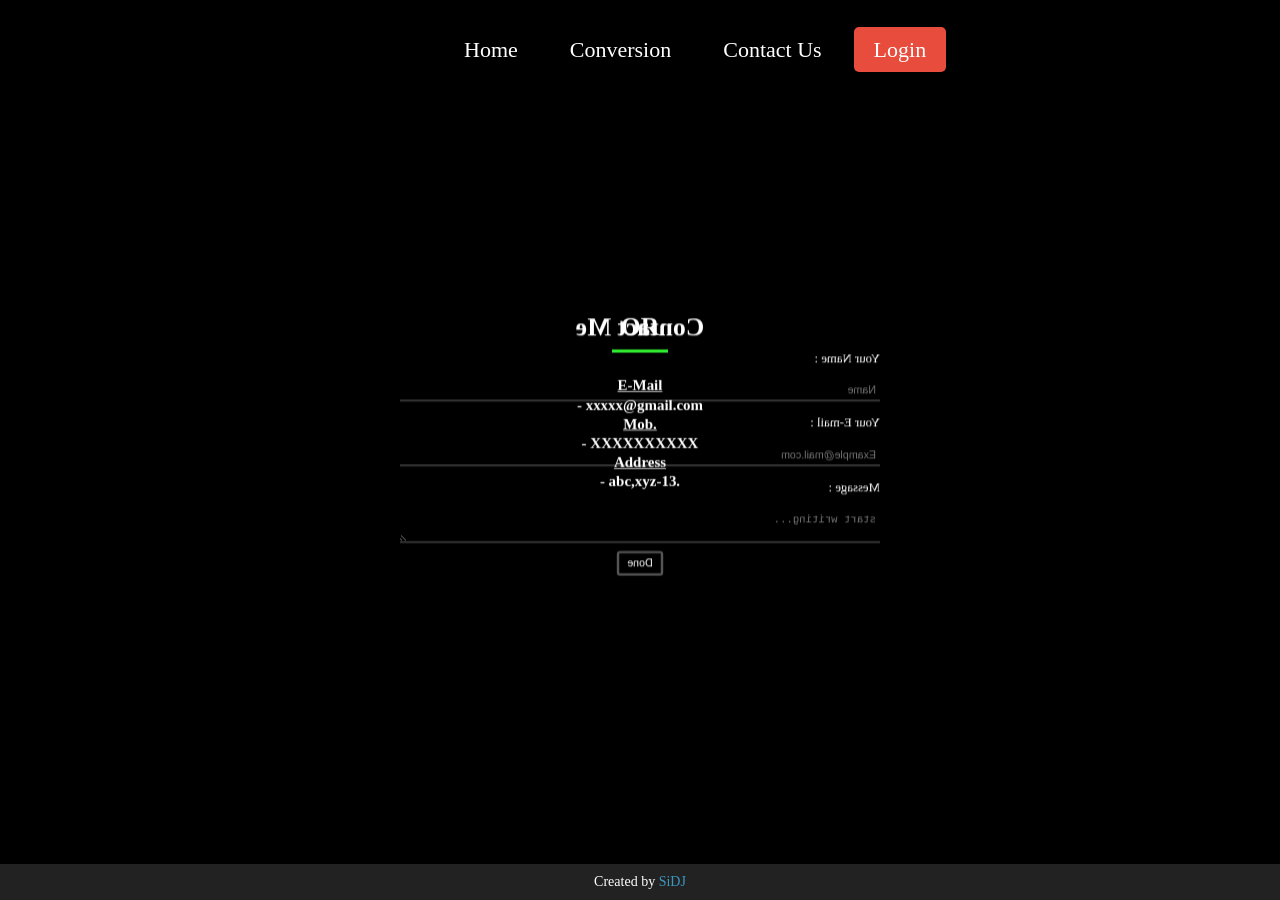
<file: fitness website/contactus.html>
<html>

<head>

</head>

<body>
	<header>
		<nav id="navbar">
			<div class="menu">
				<a href="index.html">Home</a>
				<a href="conversion.html">Conversion</a>
				<a href="contactus.html">Contact Us</a>
				<a href="login.html">Login</a>
			</div>
		</nav>
		<div class="container">
			<div class="front side">
				<div class="content">
					<h1>OR</h1>
					<p>
					<h3> <b><u>E-Mail</b></u>
						<h3> - xxxxx@gmail.com<br>
							<h3> <b><u>Mob.</u></b>
								<h3> - XXXXXXXXXX<br>
									<h3><b><u>Address</u></b>
										<h3> - abc,xyz-13.
											</p>
				</div>
			</div>
			<div class="back side">
				<div class="content">
					<h1>Contact Me</h1>
					<form>
						<label>Your Name :</label>
						<input type="text" placeholder="Name">
						<label>Your E-mail :</label>
						<input type="text" placeholder="Example@mail.com">
						<label>Message :</label>
						<textarea placeholder="start writing..."></textarea>
						<input type="submit" value="Done">
					</form>
				</div>
			</div>

		</div>
	</header>
	<footer>
		<p>
		  Created by
		  <a href="#">SiDJ</a>
		  
		  </p>
	  </footer>
</body>
<style>
	* {
		margin: 0;
		padding: 0;
		box-sizing: border-box;
	}

	body {
		height: 100vh;
		display: -webkit-box;
		display: -ms-flexbox;
		display: flex;
		-webkit-box-pack: center;
		-ms-flex-pack: center;
		justify-content: center;
		-webkit-box-align: center;
		-ms-flex-align: center;
		align-items: center;
		-webkit-perspective: 1000px;
		perspective: 1000px;
		-webkit-transform-style: preserve-3d;
		transform-style: preserve-3d;
		position: relative;
		background-color: #000000;
		font-family: "Montserrat";
		overflow-x: hidden;
	}

	nav {
		width: 100%;
		height: 100px;
		display: flex;
		justify-content: space-between;
		align-items: center;
		padding: 0px 150px;
		position: absolute;
		top: 0px;
	}

	.menu a {
		text-decoration: none;
		color: white;
		font-size: 22px;
		padding: 10px 20px;
		margin: 0px 4px;
	}

	.menu a:last-child {
		background: #e74c3c;
		border-radius: 5px;
	}

	.menu a:hover {
		background: #008000;
		border-radius: 5px;
		transition: 0s linear;
	}

	.container {
		min-width: 700px;
		min-height: 350px;
		border-radius: 20px;
		position: relative;
		-webkit-transition: 1.5s ease-in-out;
		transition: 1.5s ease-in-out;
		transform-style: preserve-3d;
	}

	.side {
		position: absolute;
		text-align: center;
		width: 100%;
		height: 100%;
		padding: 20px 50px;
		color: #fff;
		transform-style: preserve-3d;
		backface-visibility: hidden;
		border-radius: 20px;
	}

	.content {
		transform: translatez(70px) scale(0.8);
		line-height: 1.5em;
	}

	.content h1 {
		position: relative;
	}

	.content p {
		margin-top: 50px;
		line-height: 2em;
	}

	.content h1:before {
		content: "";
		position: absolute;
		bottom: -20px;
		height: 3px;
		background-color: #3e3;
		width: 70px;
		left: 50%;
		transform: translateX(-50%);
	}

	.front {
		z-index: 2;
		background-size: 100vh;
		background-size: cover;
		background-image: url(https://livewallpaperhd.com/wp-content/uploads/2017/07/Dark-Elegant-Wallpaper.jpg);
	}

	.back {
		background-color: #333;
		transform: rotateY(180deg);
		z-index: 0;
		padding-top: 10px;
		background-image: url(https://userscontent2.emaze.com/images/f9538183-0ff9-478f-b964-c8ab90421e3b/3d28e192fda5c17250f96a2779c84475.jpg);
	}

	.container:hover {
		-webkit-transform: rotateY(180deg);
		transform: rotateY(180deg);
	}

	form {
		text-align: left;
	}

	.back h1 {
		margin: 0;
	}

	form label,
	form input {
		display: block;
	}

	form input,
	form textarea {
		background: transparent;
		border: 0;
		border-bottom: 2px solid #444;
		padding: 5px;
		width: 100%;
		color: #fff;
	}

	form label {
		margin: 15px 0;
	}

	form input[type="submit"] {
		display: block;
		width: auto;
		margin: 10px auto;
		padding: 5px 10px;
		border: 3px solid #555;
		border-radius: 4px;
		color: #fff;
		cursor: pointer;
	}

	/* my button style  */
	.white-mode {
		text-decoration: none;
		padding: 7px 10px;
		background-color: #122;
		border-radius: 3px;
		color: #fff;
		transition: 0.35s ease-in-out;
		position: fixed;
		left: 15px;
		bottom: 15px;
		font-family: "Montserrat";
	}

	.white-mode:hover {
		background-color: #fff;
		color: #122;
	}
	footer {
			background-color: #222;
			color: #fff;
			font-size: 14px;
			bottom: 0;
			position: fixed;
			left: 0;
			right: 0;
			text-align: center;
			z-index: 999;
		}

		footer p {
			margin: 10px 0;
		}

		footer i {
			color: red;
		}

		footer a {
			color: #3c97bf;
			text-decoration: none;
		}
</style>

</html>
</file>
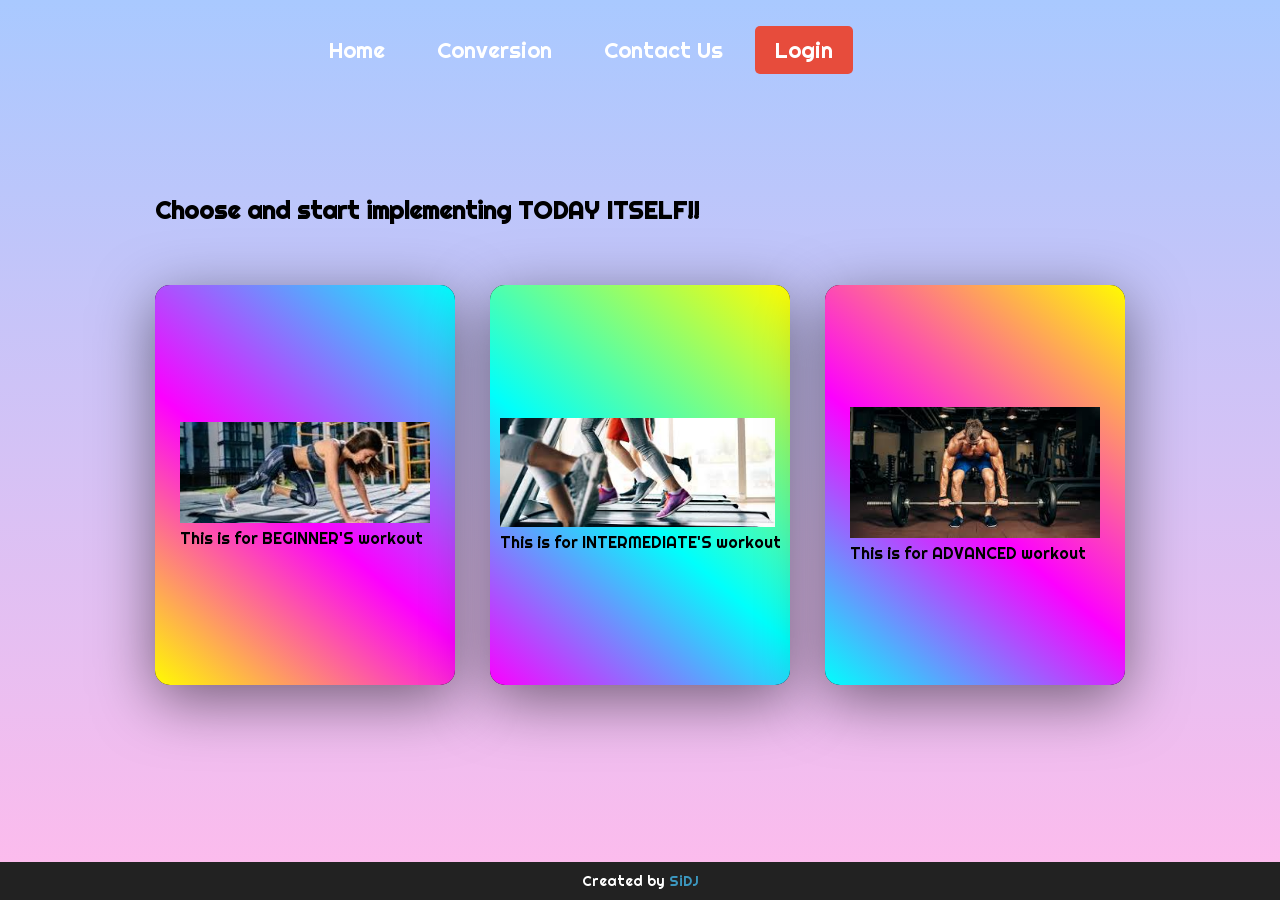
<file: fitness website/conversion.html>
<!doctype html>

<head>
  <title>Body Types</title>
</head>

<body>
  <header>
    <nav id="navbar">
      <div class="menu">
        <a href="index.html">Home</a>
        <a href="conversion.html">Conversion</a>
        <a href="contactus.html">Contact Us</a>
        <a href="login.html">Login</a>
      </div>
    </nav>
    <h2>Choose and start implementing TODAY ITSELF!!</h2>
    <div class="container">

      <div class="card">
        <div class="face face1">
          <div class="content">
            <span class="stars"></span>
            <h2 class="java">PLAN</h2>
            <p class="java">CHEST DAY- WEIGHTS Flat Barbell Bench Press, 3 sets of 10.<br>
              BACK DAY- Seated Cable Row, 3 sets of 10.<br>
              SHOULDER DAY- Seated Dumbbell Military Press, 3 sets of 10.<br>
              LEG DAY- Leg Press Machine, 3 sets of 10.<br>
              ARMS DAY- Dumbbell Curls, 3 Sets of 10.</p>
          </div>
        </div>
        <div class="face face2">
          <p><img src="beginner.jpg" width="250"><br>This is for BEGINNER'S workout</p>
        </div>
      </div>

      <div class="card">
        <div class="face face1">
          <div class="content">
            <span class="stars"></span>
            <h2 class="python">PLAN</h2>
            <p class="python">Squats* 8-12.<br>
              Hack Squats. 8-12.<br>
              Sissy Squats. 10-12.<br>
              Leg Extensions. 10-12.<br>
              Lunges. 10 Each.<br>
              Stiff Legged Deadlifts. 8-12.<br>
              Leg Curls. 10-12.<br>
              Standing Calf Raises. 10-12.</p>
          </div>
        </div>
        <div class="face face2">
          <p><img src="inter.jpg" width="275"><br>This is for INTERMEDIATE'S workout</p>
        </div>
      </div>

      <div class="card">
        <div class="face face1">
          <div class="content">
            <span class="stars"></span>
            <h2 class="cSharp">PLAN</h2>
            <p class="cSharp">#1 – NEGATIVE REPETITIONS.<br>
              #2 – STAGGERED SETS.<br>
              #3 – PRE-EXHAUST TRAINING.<br>
              #4 – SUPERSETS.<br>
              #5 – HALF REPETITIONS.<br>
              #6 – 21'S.<br>
              #7 – 'CLEARING THE RACK'<br>
              #8 – VARIATION EXERCISE.</p>
          </div>
        </div>
        <div class="face face2">
          <p><img src="adv.jpg" width="250"><br>This is for ADVANCED workout </p>
        </div>
      </div>
    </div>
  </header>
  <footer>
    <p>
      Created by
      <a href="#">SiDJ</a>
      
      </p>
  </footer>
</body>
<style>
  @import url("https://fonts.googleapis.com/css2?family=Righteous&display=swap");

  body {
    margin: 0;
    padding: 0;
    display: flex;
    justify-content: center;
    align-items: center;
    font-family: "Righteous", cursive;
    min-height: 100vh;
    background-color: #a9c9ff;
    background-image: linear-gradient(180deg, #a9c9ff 0%, #ffbbec 100%);
    overflow-x: hidden;
  }

  nav {
    width: 100%;
    height: 100px;
    display: flex;
    justify-content: space-between;
    align-items: center;
    padding: 0px 150px;
    position: absolute;
    top: 0px;
  }

  .menu a {
    text-decoration: none;
    color: white;
    font-size: 22px;
    padding: 10px 20px;
    margin: 0px 4px;
  }

  .menu a:last-child {
    background: #e74c3c;
    border-radius: 5px;
  }

  .menu a:hover {
    background: #008000;
    border-radius: 5px;
    transition: 0s linear;
  }

  body .container {
    max-width: 100vw;
    display: grid;
    grid-template-columns: repeat(auto-fit, minmax(300px, 1fr));
    grid-gap: 35px;
    margin: 0 auto;
    padding: 40px 0;
  }

  body .container .card {
    position: relative;
    width: 300px;
    height: 400px;
    margin: 0 auto;
    background: #000;
    border-radius: 15px;
    box-shadow: 0 15px 60px rgba(0, 0, 0, 0.5);
  }

  body .container .card .face {
    position: absolute;
    bottom: 0;
    left: 0;
    width: 100%;
    height: 100%;
    display: flex;
    justify-content: center;
    align-items: center;
  }

  body .container .card .face.face1 {
    box-sizing: border-box;
    padding: 20px;
  }

  body .container .card .face.face1 h2 {
    margin: 0;
    padding: 0;
  }

  body .container .card .face.face1 .java {
    background-color: #fffc00;
    -webkit-background-clip: text;
    -webkit-text-fill-color: transparent;
  }

  body .container .card .face.face1 .python {
    background-color: #00fffc;
    -webkit-background-clip: text;
    -webkit-text-fill-color: transparent;
  }

  body .container .card .face.face1 .cSharp {
    background-color: #fc00ff;
    -webkit-background-clip: text;
    -webkit-text-fill-color: transparent;
  }

  body .container .card .face.face2 {
    transition: 0.5s;
  }

  body .container .card .face.face2 h2 {
    margin: 0;
    padding: 0;
    font-size: 10em;
    color: #fff;
    transition: 0.5s;
    text-shadow: 0 2px 5px rgba(0, 0, 0, 0.2);
    z-index: 10;
  }

  body .container .card:hover .face.face2 {
    height: 60px;
  }

  body .container .card:hover .face.face2 h2 {
    font-size: 2em;
  }

  body .container .card:nth-child(1) .face.face2 {
    background-image: linear-gradient(40deg, #fffc00 0%, #fc00ff 45%, #00fffc 100%);
    border-radius: 15px;
  }

  body .container .card:nth-child(2) .face.face2 {
    background-image: linear-gradient(40deg, #fc00ff 0%, #00fffc 45%, #fffc00 100%);
    border-radius: 15px;
  }

  body .container .card:nth-child(3) .face.face2 {
    background-image: linear-gradient(40deg, #00fffc 0%, #fc00ff 45%, #fffc00 100%);
    border-radius: 15px;
  }
  footer {
			background-color: #222;
			color: #fff;
			font-size: 14px;
			bottom: 0;
			position: fixed;
			left: 0;
			right: 0;
			text-align: center;
			z-index: 999;
		}

		footer p {
			margin: 10px 0;
		}

		footer i {
			color: red;
		}

		footer a {
			color: #3c97bf;
			text-decoration: none;
		}
</style>

</html>
</file>
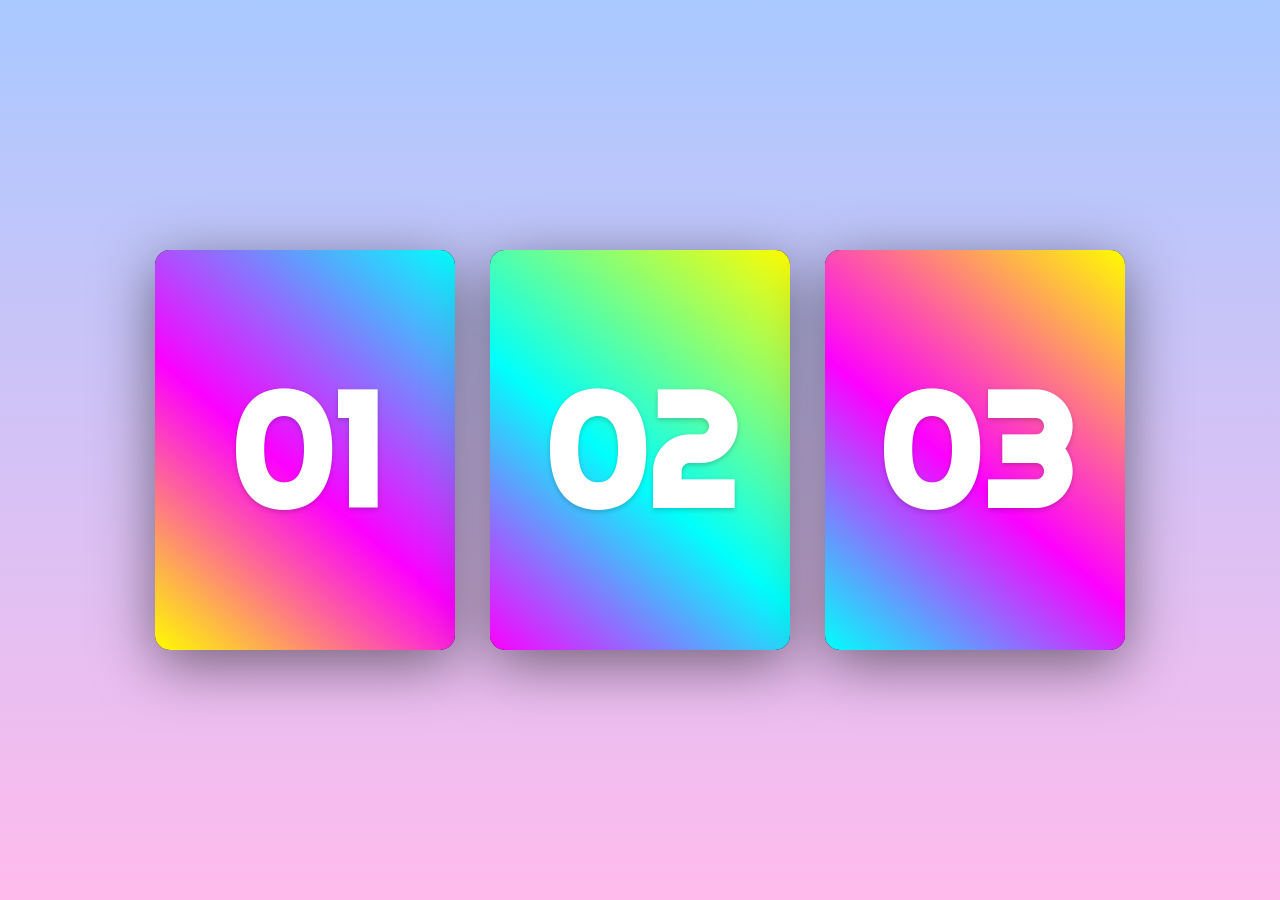
<file: fitness website/index1.html>
<!doctype html>
     <head>       
          <title>Website</title>   
          </head>    
            <body>
				<div class="container">

					<div class="card">
					  <div class="face face1">
						<div class="content">
						  <span class="stars"></span>
						  <h2 class="java">Java</h2>
						  <p class="java">Java is a class-based, object-oriented programming language that is designed to have as few implementation dependencies as possible.</p>
						</div>
					  </div>
					  <div class="face face2">
						<h2>01</h2>
					  </div>
					</div>
				  
					<div class="card">
					  <div class="face face1">
						<div class="content">
						  <span class="stars"></span>
						  <h2 class="python">Python</h2>
						  <p class="python">Python is an interpreted, high-level and general-purpose programming language.</p>
						</div>
					  </div>
					  <div class="face face2">
						<h2>02</h2>
					  </div>
					</div>
				  
					<div class="card">
					  <div class="face face1">
						<div class="content">
						  <span class="stars"></span>
						  <h2 class="cSharp">C#</h2>
						  <p class="cSharp">C# is a general-purpose, multi-paradigm programming language encompassing static typing, strong typing, lexically scoped and component-oriented programming disciplines.</p>
						</div>
					  </div>
					  <div class="face face2">
						<h2>03</h2>
					  </div>
					</div>
				  </div>
</body>
<style>
	@import url("https://fonts.googleapis.com/css2?family=Righteous&display=swap");
body {
  margin: 0;
  padding: 0;
  display: flex;
  justify-content: center;
  align-items: center;
  font-family: "Righteous", cursive;
  min-height: 100vh;
  background-color: #a9c9ff;
  background-image: linear-gradient(180deg, #a9c9ff 0%, #ffbbec 100%);
}
body .container {
  max-width: 100vw;
  display: grid;
  grid-template-columns: repeat(auto-fit, minmax(300px, 1fr));
  grid-gap: 35px;
  margin: 0 auto;
  padding: 40px 0;
}
body .container .card {
  position: relative;
  width: 300px;
  height: 400px;
  margin: 0 auto;
  background: #000;
  border-radius: 15px;
  box-shadow: 0 15px 60px rgba(0, 0, 0, 0.5);
}
body .container .card .face {
  position: absolute;
  bottom: 0;
  left: 0;
  width: 100%;
  height: 100%;
  display: flex;
  justify-content: center;
  align-items: center;
}
body .container .card .face.face1 {
  box-sizing: border-box;
  padding: 20px;
}
body .container .card .face.face1 h2 {
  margin: 0;
  padding: 0;
}
body .container .card .face.face1 .java {
  background-color: #fffc00;
  -webkit-background-clip: text;
  -webkit-text-fill-color: transparent;
}
body .container .card .face.face1 .python {
  background-color: #00fffc;
  -webkit-background-clip: text;
  -webkit-text-fill-color: transparent;
}
body .container .card .face.face1 .cSharp {
  background-color: #fc00ff;
  -webkit-background-clip: text;
  -webkit-text-fill-color: transparent;
}
body .container .card .face.face2 {
  transition: 0.5s;
}
body .container .card .face.face2 h2 {
  margin: 0;
  padding: 0;
  font-size: 10em;
  color: #fff;
  transition: 0.5s;
  text-shadow: 0 2px 5px rgba(0, 0, 0, 0.2);
  z-index: 10;
}
body .container .card:hover .face.face2 {
  height: 60px;
}
body .container .card:hover .face.face2 h2 {
  font-size: 2em;
}
body .container .card:nth-child(1) .face.face2 {
  background-image: linear-gradient(40deg, #fffc00 0%, #fc00ff 45%, #00fffc 100%);
  border-radius: 15px;
}
body .container .card:nth-child(2) .face.face2 {
  background-image: linear-gradient(40deg, #fc00ff 0%, #00fffc 45%, #fffc00 100%);
  border-radius: 15px;
}
body .container .card:nth-child(3) .face.face2 {
  background-image: linear-gradient(40deg, #00fffc 0%, #fc00ff 45%, #fffc00 100%);
  border-radius: 15px;
}
</style>
  </html>
</file>
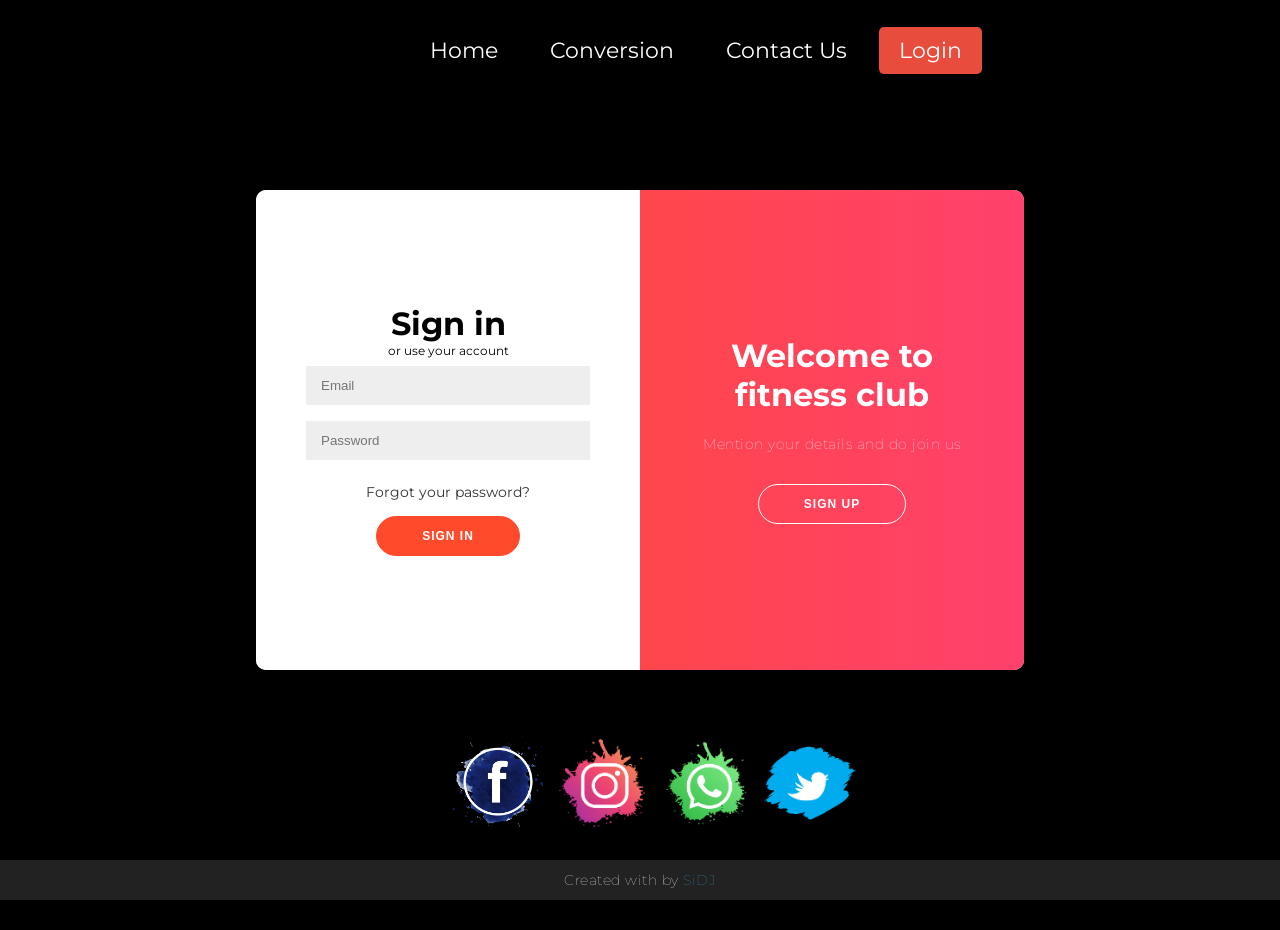
<file: fitness website/login.html>
<!DOCTYPE html>
<html lang="en">

<head>
	<meta charset="UTF-8">
	<!--<meta http-equiv="X-UA-Compatible" content="IE=edge">
  <meta name="viewport" content="width=device-width, initial-scale=1.0"> -->
	<title>Login</title>
	<link rel="stylesheet">
</head>

<body>
	<header>
		<nav id="navbar">
			<div class="menu">
				<a href="index.html">Home</a>
				<a href="conversion.html">Conversion</a>
				<a href="contactus.html">Contact Us</a>
				<a href="login.html">Login</a>
			</div>
		</nav>
		<div class="container" id="container">
			<div class="form-container sign-up-container">
				<form action="#">
					<h1>Create Account</h1>
					<!-- <div class="social-container">
				<a href="#" class="social"><i class="fab fa-facebook-f"></i></a>
				<a href="#" class="social"><i class="fab fa-google-plus-g"></i></a>
				<a href="#" class="social"><i class="fab fa-linkedin-in"></i></a>
			</div> -->
					<input type="text" placeholder="Name" />
					<input type="email" placeholder="Email" />
					<input type="password" placeholder="Password" />
					<button>Sign Up</button>
				</form>
			</div>
			<div class="form-container sign-in-container">
				<form action="#">
					<h1>Sign in</h1>
					<!-- <div class="social-container">
				<a href="#" class="social"><i class="fab fa-facebook-f"></i></a>
				<a href="#" class="social"><i class="fab fa-google-plus-g"></i></a>
				<a href="#" class="social"><i class="fab fa-linkedin-in"></i></a>
			</div> -->
					<span>or use your account</span>
					<input type="email" placeholder="Email" />
					<input type="password" placeholder="Password" />
					<a href="#">Forgot your password?</a>
					<button>Sign In</button>
				</form>
			</div>
			<div class="overlay-container">
				<div class="overlay">
					<div class="overlay-panel overlay-left">
						<h1>Welcome Back!</h1>
						<p>Let's start things up again...</p>
						<button class="ghost" id="signIn">Sign In</button>
					</div>
					<div class="overlay-panel overlay-right">
						<h1>Welcome to fitness club</h1>
						<p>Mention your details and do join us</p>
						<button class="ghost" id="signUp">Sign Up</button>
					</div>
				</div>
			</div>
		</div>
		<div class="s-icon animate__animated animate__swing">
			<a href="https://www.facebook.com/">
				<img src="icon1.png">
			</a>
			<a href="https://www.instagram.com/">
				<img src="icon2.png">
			</a>
			<a href="https://www.whatsapp.com/">
				<img src="icon3.png">
			</a>
			<a href="https://www.twitter.com/">
				<img src="icon4.png">
			</a>
		</div>
	</header>
	<footer>
		<p>
			Created with <i class="fa fa-heart"></i> by
			<a href="#">SiDJ</a>
		</p>
	</footer>
	<style>
		@import url('https://fonts.googleapis.com/css?family=Montserrat:400,800');

		* {
			box-sizing: border-box;
		}

		body {
			background: #000000;
			display: flex;
			justify-content: center;
			align-items: center;
			flex-direction: column;
			font-family: 'Montserrat', sans-serif;
			height: 100vh;
			margin: -20px 0 50px;
			overflow-x: hidden;
		}

		nav {
			width: 100%;
			height: 100px;
			display: flex;
			justify-content: space-between;
			align-items: center;
			padding: 0px 150px;
			position: absolute;
			top: 0px;
		}

		.menu a {
			text-decoration: none;
			color: white;
			font-size: 22px;
			padding: 10px 20px;
			margin: 0px 4px;
		}

		.menu a:last-child {
			background: #e74c3c;
			border-radius: 5px;
		}

		.menu a:hover {
			background: #008000;
			border-radius: 5px;
			transition: 0s linear;
		}

		h1 {
			font-weight: bold;
			margin: 0;
		}

		h2 {
			text-align: center;
		}

		p {
			font-size: 14px;
			font-weight: 100;
			line-height: 20px;
			letter-spacing: 0.5px;
			margin: 20px 0 30px;
		}

		span {
			font-size: 12px;
		}

		a {
			color: #333;
			font-size: 14px;
			text-decoration: none;
			margin: 15px 0;
		}

		button {
			border-radius: 20px;
			border: 1px solid #FF4B2B;
			background-color: #FF4B2B;
			color: #FFFFFF;
			font-size: 12px;
			font-weight: bold;
			padding: 12px 45px;
			letter-spacing: 1px;
			text-transform: uppercase;
			transition: transform 80ms ease-in;
		}

		button:active {
			transform: scale(0.95);
		}

		button:focus {
			outline: none;
		}

		button.ghost {
			background-color: transparent;
			border-color: #FFFFFF;
		}

		form {
			background-color: #FFFFFF;
			display: flex;
			align-items: center;
			justify-content: center;
			flex-direction: column;
			padding: 0 50px;
			height: 100%;
			text-align: center;
		}

		input {
			background-color: #eee;
			border: none;
			padding: 12px 15px;
			margin: 8px 0;
			width: 100%;
		}

		.container {
			background-color: #fff;
			border-radius: 10px;
			box-shadow: 0 14px 28px rgba(0, 0, 0, 0.25),
				0 10px 10px rgba(0, 0, 0, 0.22);
			position: relative;
			overflow: hidden;
			width: 768px;
			max-width: 100%;
			min-height: 480px;
		}

		.form-container {
			position: absolute;
			top: 0;
			height: 100%;
			transition: all 0.6s ease-in-out;
		}

		.sign-in-container {
			left: 0;
			width: 50%;
			z-index: 2;
		}

		.container.right-panel-active .sign-in-container {
			transform: translateX(100%);
		}

		.sign-up-container {
			left: 0;
			width: 50%;
			opacity: 0;
			z-index: 1;
		}

		.container.right-panel-active .sign-up-container {
			transform: translateX(100%);
			opacity: 1;
			z-index: 5;
			animation: show 0.6s;
		}

		@keyframes show {

			0%,
			49.99% {
				opacity: 0;
				z-index: 1;
			}

			50%,
			100% {
				opacity: 1;
				z-index: 5;
			}
		}

		.overlay-container {
			position: absolute;
			top: 0;
			left: 50%;
			width: 50%;
			height: 100%;
			overflow: hidden;
			transition: transform 0.6s ease-in-out;
			z-index: 100;
		}

		.container.right-panel-active .overlay-container {
			transform: translateX(-100%);
		}

		.overlay {
			background: #FF416C;
			background: -webkit-linear-gradient(to right, #FF4B2B, #FF416C);
			background: linear-gradient(to right, #FF4B2B, #FF416C);
			background-repeat: no-repeat;
			background-size: cover;
			background-position: 0 0;
			color: #FFFFFF;
			position: relative;
			left: -100%;
			height: 100%;
			width: 200%;
			transform: translateX(0);
			transition: transform 0.6s ease-in-out;
		}

		.container.right-panel-active .overlay {
			transform: translateX(50%);
		}

		.overlay-panel {
			position: absolute;
			display: flex;
			align-items: center;
			justify-content: center;
			flex-direction: column;
			padding: 0 40px;
			text-align: center;
			top: 0;
			height: 100%;
			width: 50%;
			transform: translateX(0);
			transition: transform 0.6s ease-in-out;
		}

		.overlay-left {
			transform: translateX(-20%);
		}

		.container.right-panel-active .overlay-left {
			transform: translateX(0);
		}

		.overlay-right {
			right: 0;
			transform: translateX(0);
		}

		.container.right-panel-active .overlay-right {
			transform: translateX(20%);
		}

		.social-container {
			margin: 20px 0;
		}

		.social-container a {
			border: 1px solid #DDDDDD;
			border-radius: 50%;
			display: inline-flex;
			justify-content: center;
			align-items: center;
			margin: 0 5px;
			height: 40px;
			width: 40px;
		}

		.s-icon {
			position: absolute;
			bottom: 7%;
			left: 35%;
		}

		.s-icon img {
			width: 100px;
			justify-content: center;
			align-items: center;
		}

		footer {
			background-color: #222;
			color: #fff;
			font-size: 14px;
			bottom: 0;
			position: fixed;
			left: 0;
			right: 0;
			text-align: center;
			z-index: 999;
		}

		footer p {
			margin: 10px 0;
		}

		footer i {
			color: red;
		}

		footer a {
			color: #3c97bf;
			text-decoration: none;
		}
	</style>
	<script>
		const signUpButton = document.getElementById('signUp');
		const signInButton = document.getElementById('signIn');
		const container = document.getElementById('container');

		signUpButton.addEventListener('click', () => {
			container.classList.add("right-panel-active");
		});

		signInButton.addEventListener('click', () => {
			container.classList.remove("right-panel-active");
		});
	</script>
</body>

</html>
</file>
